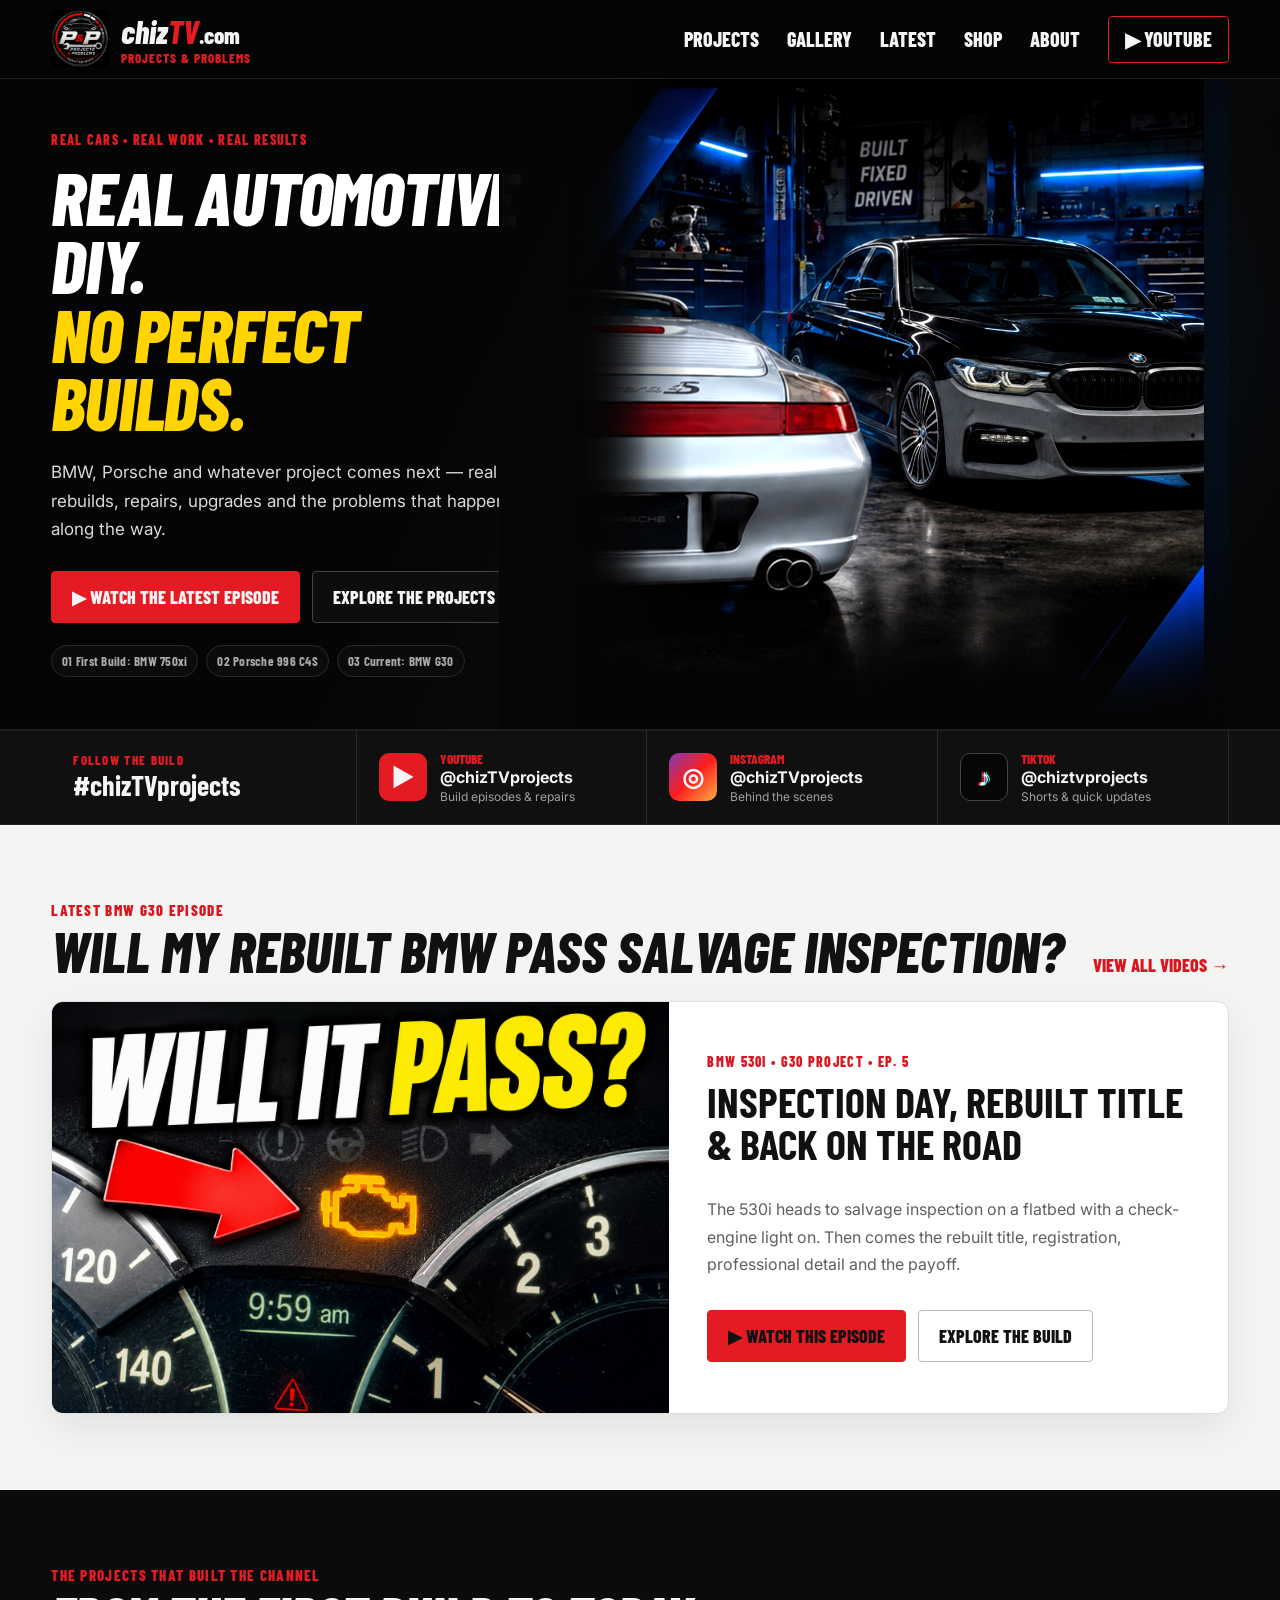
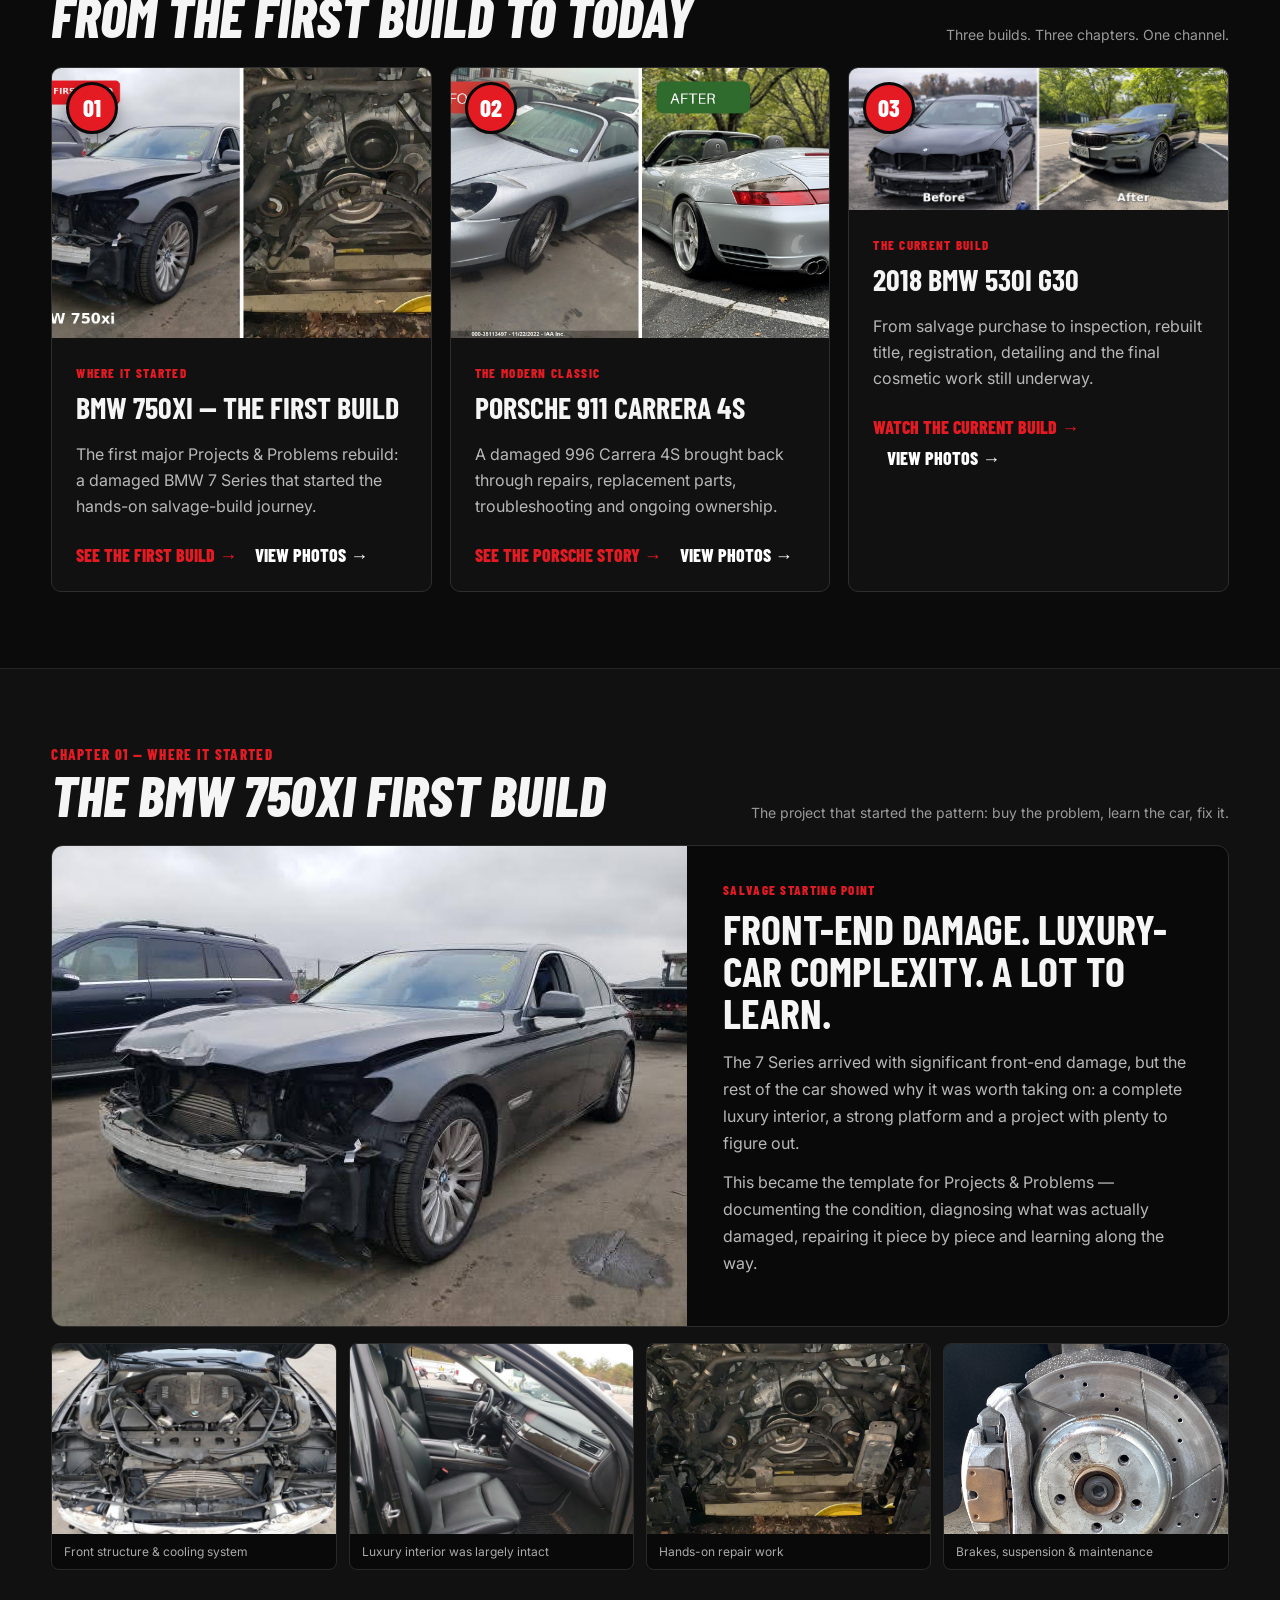
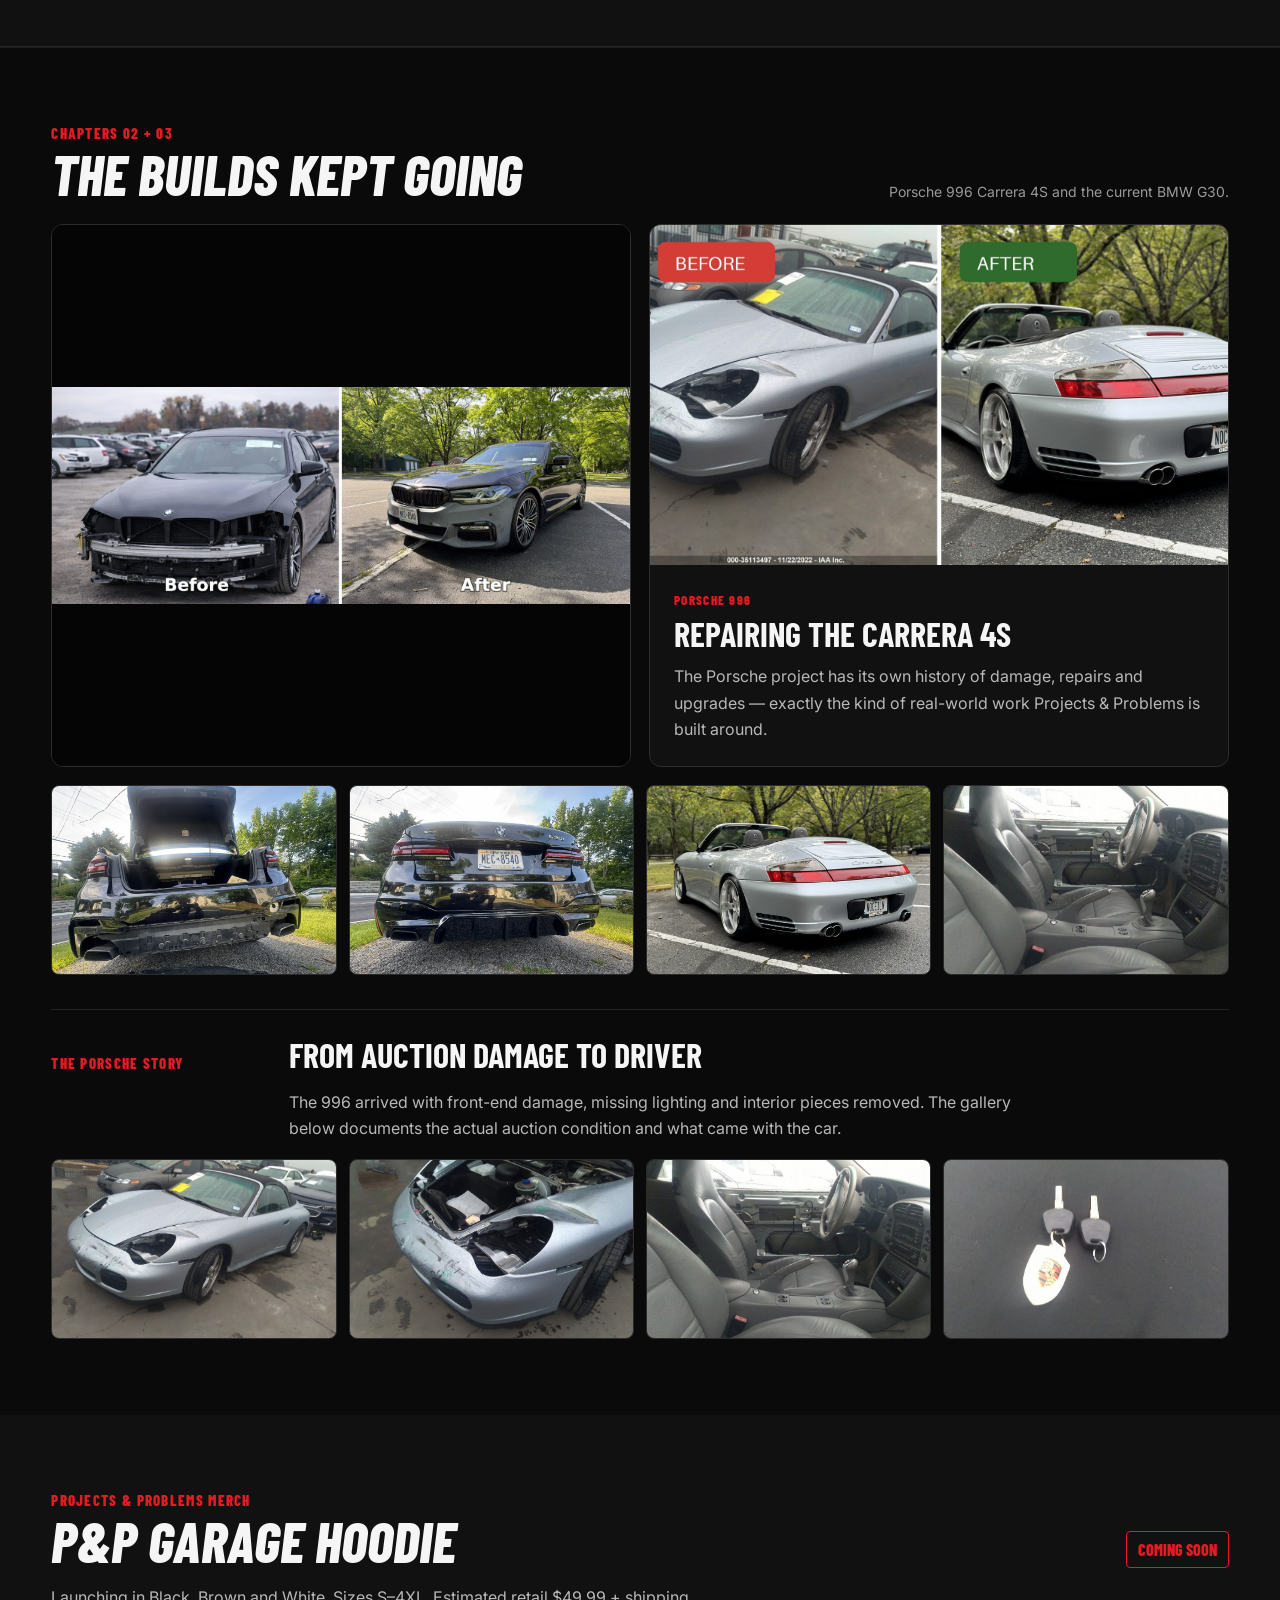
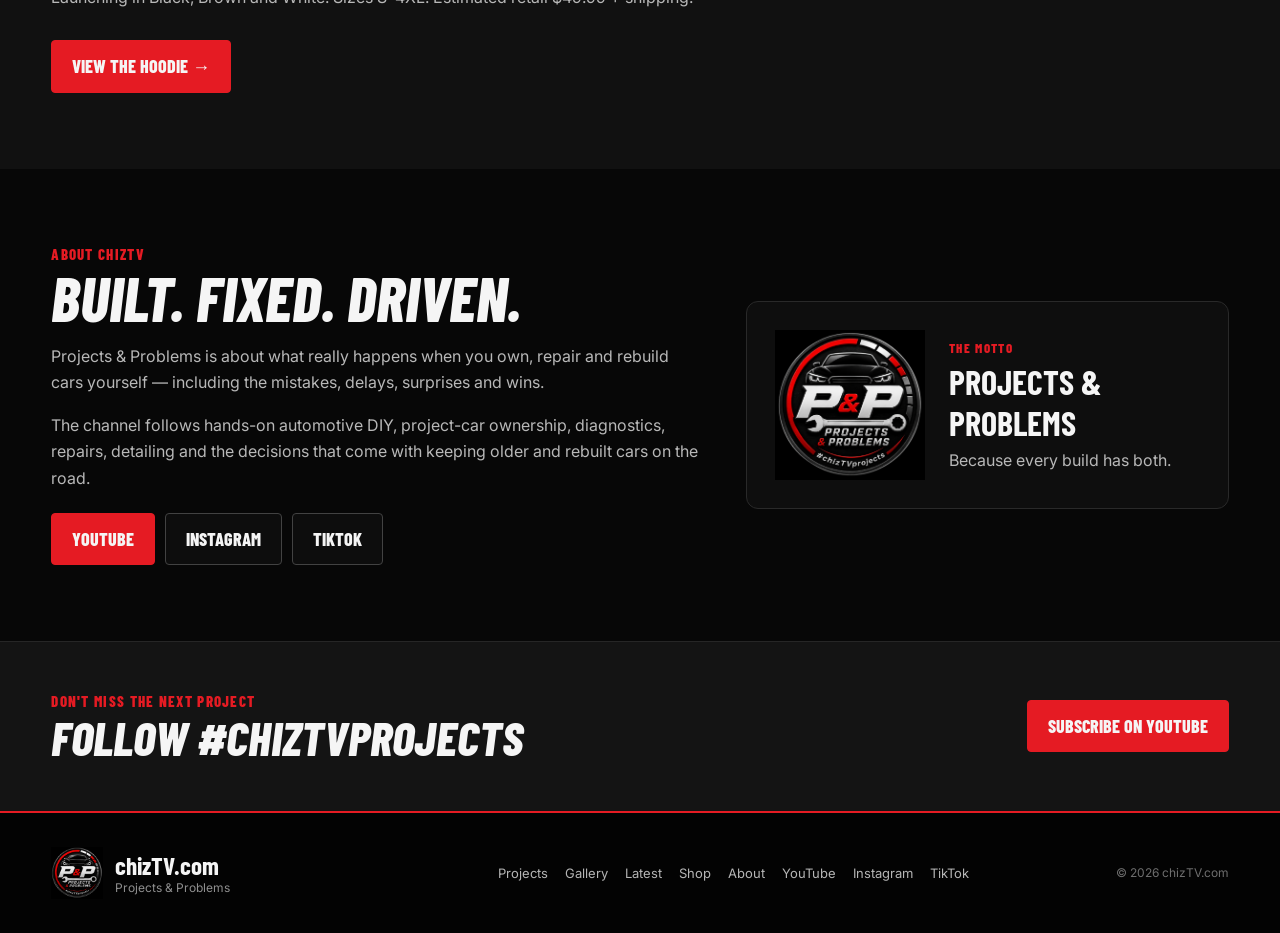
<file: index.html>
<!DOCTYPE html>
<html lang="en">
<head>
  <meta charset="UTF-8" />
  <meta name="viewport" content="width=device-width, initial-scale=1.0" />
  <meta name="description" content="ChizTV Projects & Problems — real automotive DIY, rebuilds, repairs, BMW G30 and Porsche 996 projects." />
  <title>ChizTV | Projects & Problems</title>
  <link rel="preconnect" href="https://fonts.googleapis.com">
  <link rel="preconnect" href="https://fonts.gstatic.com" crossorigin>
  <link href="https://fonts.googleapis.com/css2?family=Barlow+Condensed:ital,wght@0,600;0,700;0,800;1,700;1,800&family=Inter:wght@400;500;600;700&display=swap" rel="stylesheet">
  <link rel="stylesheet" href="styles.css?v=20260904-2" />
</head>
<body>
<header class="site-header">
  <div class="wrap nav-wrap">
    <a class="brand" href="#home" aria-label="ChizTV home">
      <img src="pp-logo.png" alt="Projects & Problems logo">
      <div class="brand-copy">
        <div class="brand-name">chiz<span>TV</span><em>.com</em></div>
        <small>PROJECTS &amp; PROBLEMS</small>
      </div>
    </a>
    <button class="menu-toggle" aria-label="Open navigation" aria-expanded="false">☰</button>
    <nav class="nav">
      <a href="#projects">Projects</a>
      <a href="gallery.html">Gallery</a>
      <a href="#latest">Latest</a>
      <a href="shop.html">Shop</a>
      <a href="#about">About</a>
      <a class="nav-cta" href="https://www.youtube.com/@chizTVprojects" target="_blank" rel="noopener">▶ YouTube</a>
    </nav>
  </div>
</header>

<main>

<section class="hero hero-v10" id="home">
  <div class="hero-v10-bg"></div>
  <div class="wrap hero-v10-grid">
    <div class="hero-v10-copy">
      <div class="eyebrow">REAL CARS • REAL WORK • REAL RESULTS</div>
      <h1>REAL AUTOMOTIVE DIY.<br><span>NO PERFECT BUILDS.</span></h1>
      <p>BMW, Porsche and whatever project comes next — real rebuilds, repairs, upgrades and the problems that happen along the way.</p>

      <div class="hero-actions">
        <a class="btn btn-red" href="https://youtu.be/uM8ZIsT2DYQ?si=s2d3cSIkYEHtfolX" target="_blank" rel="noopener">▶ Watch the Latest Episode</a>
        <a class="btn btn-ghost" href="#projects">Explore the Projects</a>
      </div>

      <div class="hero-proof">
        <span>01 First Build: BMW 750xi</span>
        <span>02 Porsche 996 C4S</span>
        <span>03 Current: BMW G30</span>
      </div>
    </div>

    <div class="hero-v10-visual" aria-label="Porsche and BMW project cars">
      <img src="hero-cars-real-bmw.jpg" alt="Porsche 911 Carrera 4S and Arthur's BMW 530i project car in a blue-lit garage">
    </div>
  </div>
</section>


<section class="social-strip">
  <div class="wrap social-grid">
    <div class="social-title">
      <span class="mini-kicker">FOLLOW THE BUILD</span>
      <strong>#chizTVprojects</strong>
    </div>
    <a href="https://www.youtube.com/@chizTVprojects" target="_blank" rel="noopener" class="social-item youtube">
      <span class="social-icon">▶</span>
      <div><small>YOUTUBE</small><strong>@chizTVprojects</strong><em>Build episodes &amp; repairs</em></div>
    </a>
    <a href="https://www.instagram.com/chizTVprojects/" target="_blank" rel="noopener" class="social-item instagram">
      <span class="social-icon">◎</span>
      <div><small>INSTAGRAM</small><strong>@chizTVprojects</strong><em>Behind the scenes</em></div>
    </a>
    <a href="https://www.tiktok.com/@chiztvprojects" target="_blank" rel="noopener" class="social-item tiktok">
      <span class="social-icon">♪</span>
      <div><small>TIKTOK</small><strong>@chiztvprojects</strong><em>Shorts &amp; quick updates</em></div>
    </a>
  </div>
</section>

<section class="section latest" id="latest">
  <div class="wrap">
    <div class="section-head">
      <div>
        <div class="eyebrow">LATEST BMW G30 EPISODE</div>
        <h2>WILL MY REBUILT BMW PASS SALVAGE INSPECTION?</h2>
      </div>
      <a href="https://www.youtube.com/@chizTVprojects/videos" target="_blank" rel="noopener" class="text-link">VIEW ALL VIDEOS →</a>
    </div>
    <div class="latest-card">
      <div class="latest-thumb">
        <img src="latest-episode-thumb.png" alt="Will it pass salvage inspection video thumbnail">
      </div>
      <div class="latest-copy">
        <span class="tag">BMW 530i • G30 PROJECT • EP. 5</span>
        <h3>Inspection Day, Rebuilt Title &amp; Back on the Road</h3>
        <p>The 530i heads to salvage inspection on a flatbed with a check-engine light on. Then comes the rebuilt title, registration, professional detail and the payoff.</p>
        <div class="latest-actions">
          <a class="btn btn-red" href="https://youtu.be/uM8ZIsT2DYQ?si=s2d3cSIkYEHtfolX" target="_blank" rel="noopener">▶ Watch This Episode</a>
          <a class="btn btn-ghost" href="#projects">Explore the Build</a>
        </div>
      </div>
    </div>
  </div>
</section>

<section class="section section-dark" id="projects">
  <div class="wrap">
    <div class="section-head">
      <div>
        <div class="eyebrow">THE PROJECTS THAT BUILT THE CHANNEL</div>
        <h2>FROM THE FIRST BUILD TO TODAY</h2>
      </div>
      <div class="section-note">Three builds. Three chapters. One channel.</div>
    </div>
    <div class="project-grid project-history-grid">
      <article class="project-card project-history-card">
        <div class="project-number">01</div>
        <div class="project-img"><img src="bmw750-first-build.jpg" alt="BMW 750xi first project"></div>
        <div class="project-body">
          <span class="tag">WHERE IT STARTED</span>
          <h3>BMW 750xi — The First Build</h3>
          <p>The first major Projects &amp; Problems rebuild: a damaged BMW 7 Series that started the hands-on salvage-build journey.</p>
          <a href="#first-build">SEE THE FIRST BUILD →</a>
          <a class="card-gallery-link" href="gallery.html#bmw750">VIEW PHOTOS →</a>
        </div>
      </article>

      <article class="project-card project-history-card">
        <div class="project-number">02</div>
        <div class="project-img"><img src="porsche-before-after-v2.jpg" alt="Porsche 996 Carrera 4S before and after"></div>
        <div class="project-body">
          <span class="tag">THE MODERN CLASSIC</span>
          <h3>Porsche 911 Carrera 4S</h3>
          <p>A damaged 996 Carrera 4S brought back through repairs, replacement parts, troubleshooting and ongoing ownership.</p>
          <a href="#porsche-story">SEE THE PORSCHE STORY →</a>
          <a class="card-gallery-link" href="gallery.html#porsche">VIEW PHOTOS →</a>
        </div>
      </article>

      <article class="project-card project-history-card">
        <div class="project-number">03</div>
        <div class="project-img bmw-comparison"><img src="bmw-before-after-preferred.jpg" alt="2018 BMW 530i G30 rebuild before and after"></div>
        <div class="project-body">
          <span class="tag">THE CURRENT BUILD</span>
          <h3>2018 BMW 530i G30</h3>
          <p>From salvage purchase to inspection, rebuilt title, registration, detailing and the final cosmetic work still underway.</p>
          <a href="#latest">WATCH THE CURRENT BUILD →</a>
          <a class="card-gallery-link" href="gallery.html#bmwg30">VIEW PHOTOS →</a>
        </div>
      </article>
    </div>
  </div>
</section>



<section class="section first-build" id="first-build">
  <div class="wrap">
    <div class="section-head">
      <div>
        <div class="eyebrow">CHAPTER 01 — WHERE IT STARTED</div>
        <h2>THE BMW 750xi FIRST BUILD</h2>
      </div>
      <div class="section-note">The project that started the pattern: buy the problem, learn the car, fix it.</div>
    </div>

    <div class="first-build-feature">
      <div class="first-build-main">
        <img src="bmw750-auction-front.jpg" alt="BMW 750xi damaged at auction">
      </div>
      <div class="first-build-copy">
        <span class="tag">SALVAGE STARTING POINT</span>
        <h3>Front-End Damage. Luxury-Car Complexity. A Lot to Learn.</h3>
        <p>The 7 Series arrived with significant front-end damage, but the rest of the car showed why it was worth taking on: a complete luxury interior, a strong platform and a project with plenty to figure out.</p>
        <p>This became the template for Projects &amp; Problems — documenting the condition, diagnosing what was actually damaged, repairing it piece by piece and learning along the way.</p>
      </div>
    </div>

    <div class="first-build-gallery">
      <figure><img src="bmw750-engine-front.jpg" alt="BMW 750xi exposed front and engine bay"><figcaption>Front structure &amp; cooling system</figcaption></figure>
      <figure><img src="bmw750-interior.jpg" alt="BMW 750xi interior"><figcaption>Luxury interior was largely intact</figcaption></figure>
      <figure><img src="bmw750-front-repair.jpg" alt="BMW 750xi repair work"><figcaption>Hands-on repair work</figcaption></figure>
      <figure><img src="bmw750-brakes.jpg" alt="BMW 750xi brake work"><figcaption>Brakes, suspension &amp; maintenance</figcaption></figure>
    </div>
  </div>
</section>

<section class="section transformations" id="porsche-story">
  <div class="wrap">
    <div class="section-head">
      <div>
        <div class="eyebrow">CHAPTERS 02 + 03</div>
        <h2>THE BUILDS KEPT GOING</h2>
      </div>
      <div class="section-note">Porsche 996 Carrera 4S and the current BMW G30.</div>
    </div>

    <div class="transform-grid">
      <article class="transform-card">
        <img class="bmw-comparison" src="bmw-before-after-preferred.jpg" alt="BMW 530i before and after rebuild">
        <div class="transform-copy">
          <span class="tag">BMW G30 REBUILD</span>
          <h3>From Salvage Car to Road Ready</h3>
          <p>The 2018 BMW 530i started as a damaged auction car and became a registered, road-ready project through hands-on repairs, inspection and finishing work.</p>
        </div>
      </article>

      <article class="transform-card">
        <img src="porsche-before-after-v2.jpg" alt="Porsche 996 before and after repair">
        <div class="transform-copy">
          <span class="tag">PORSCHE 996</span>
          <h3>Repairing the Carrera 4S</h3>
          <p>The Porsche project has its own history of damage, repairs and upgrades — exactly the kind of real-world work Projects &amp; Problems is built around.</p>
        </div>
      </article>
    </div>

    <div class="real-photo-grid">
      <img src="bmw-rear-work.jpg" alt="BMW 530i rear bumper repair in progress">
      <img src="bmw-rear-finished.jpg" alt="BMW 530i finished rear bumper and diffuser">
      <img src="porsche-finished.jpg" alt="Porsche 996 Carrera 4S finished project">
      <img src="porsche-interior.jpg" alt="Porsche 996 interior">
    </div>
    
    <div class="provenance">
      <div class="provenance-copy">
        <div class="eyebrow">THE PORSCHE STORY</div>
        <h3>From Auction Damage to Driver</h3>
        <p>The 996 arrived with front-end damage, missing lighting and interior pieces removed. The gallery below documents the actual auction condition and what came with the car.</p>
      </div>
      <div class="provenance-grid">
        <img src="porsche-salvage_front.jpg" alt="Porsche 996 at salvage auction">
        <img src="porsche-damage_close.jpg" alt="Porsche 996 front damage close-up">
        <img src="porsche-interior.jpg" alt="Porsche 996 interior at auction">
        <img src="porsche-keys.jpg" alt="Porsche keys from auction">
      </div>
    </div>

  </div>
</section>

<section class="section shop" id="shop">
  <div class="wrap">
    <div class="section-head">
      <div><div class="eyebrow">PROJECTS &amp; PROBLEMS MERCH</div><h2>P&amp;P GARAGE HOODIE</h2></div>
      <span class="coming">COMING SOON</span>
    </div>
    <p class="section-intro">Launching in Black, Brown and White. Sizes S–4XL. Estimated retail $49.99 + shipping.</p>
    <div style="margin-top:22px"><a class="btn btn-red" href="shop.html">VIEW THE HOODIE →</a></div>
  </div>
</section>

<section class="section about" id="about">
  <div class="wrap about-grid">
    <div class="about-copy">
      <div class="eyebrow">ABOUT CHIZTV</div>
      <h2>BUILT. FIXED. DRIVEN.</h2>
      <p>Projects &amp; Problems is about what really happens when you own, repair and rebuild cars yourself — including the mistakes, delays, surprises and wins.</p>
      <p>The channel follows hands-on automotive DIY, project-car ownership, diagnostics, repairs, detailing and the decisions that come with keeping older and rebuilt cars on the road.</p>
      <div class="about-actions">
        <a class="btn btn-red" href="https://www.youtube.com/@chizTVprojects" target="_blank" rel="noopener">YouTube</a>
        <a class="btn btn-ghost" href="https://www.instagram.com/chizTVprojects/" target="_blank" rel="noopener">Instagram</a>
        <a class="btn btn-ghost" href="https://www.tiktok.com/@chiztvprojects" target="_blank" rel="noopener">TikTok</a>
      </div>
    </div>
    <div class="about-card">
      <img src="pp-logo.png" alt="Projects & Problems badge">
      <div>
        <span class="mini-kicker">THE MOTTO</span>
        <strong>PROJECTS &amp; PROBLEMS</strong>
        <p>Because every build has both.</p>
      </div>
    </div>
  </div>
</section>

<section class="cta">
  <div class="wrap cta-inner">
    <div>
      <div class="eyebrow">DON'T MISS THE NEXT PROJECT</div>
      <h2>FOLLOW #CHIZTVPROJECTS</h2>
    </div>
    <a class="btn btn-red" href="https://www.youtube.com/@chizTVprojects?sub_confirmation=1" target="_blank" rel="noopener">Subscribe on YouTube</a>
  </div>
</section>
</main>

<footer>
  <div class="wrap footer-grid">
    <div class="footer-brand">
      <img src="pp-logo.png" alt="">
      <div><strong>chizTV.com</strong><span>Projects &amp; Problems</span></div>
    </div>
    <div class="footer-links">
      <a href="#projects">Projects</a>
      <a href="gallery.html">Gallery</a>
      <a href="#latest">Latest</a>
      <a href="#shop">Shop</a>
      <a href="#about">About</a>
      <a href="https://www.youtube.com/@chizTVprojects" target="_blank" rel="noopener">YouTube</a>
      <a href="https://www.instagram.com/chizTVprojects/" target="_blank" rel="noopener">Instagram</a>
      <a href="https://www.tiktok.com/@chiztvprojects" target="_blank" rel="noopener">TikTok</a>
    </div>
    <div class="copyright">© <span id="year"></span> chizTV.com</div>
  </div>
</footer>
<script src="script.js"></script>
</body>
</html>
</file>
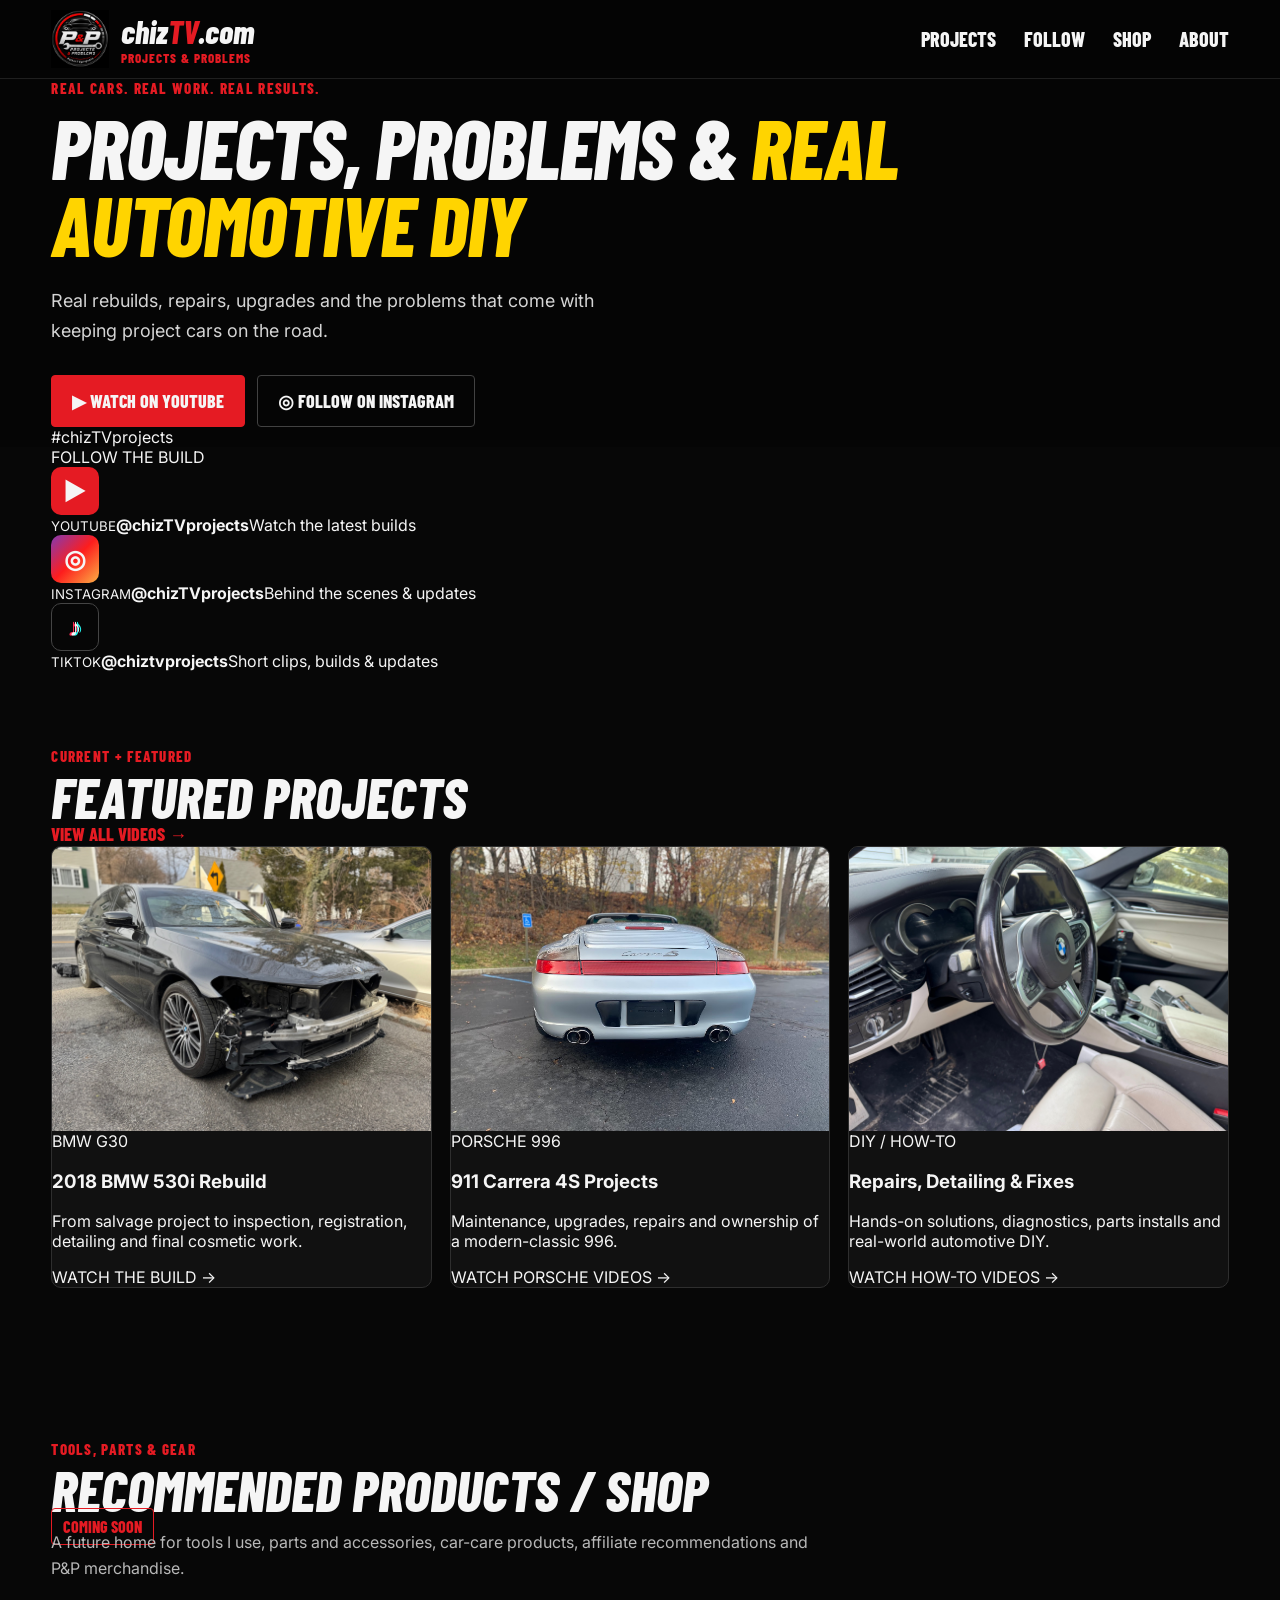
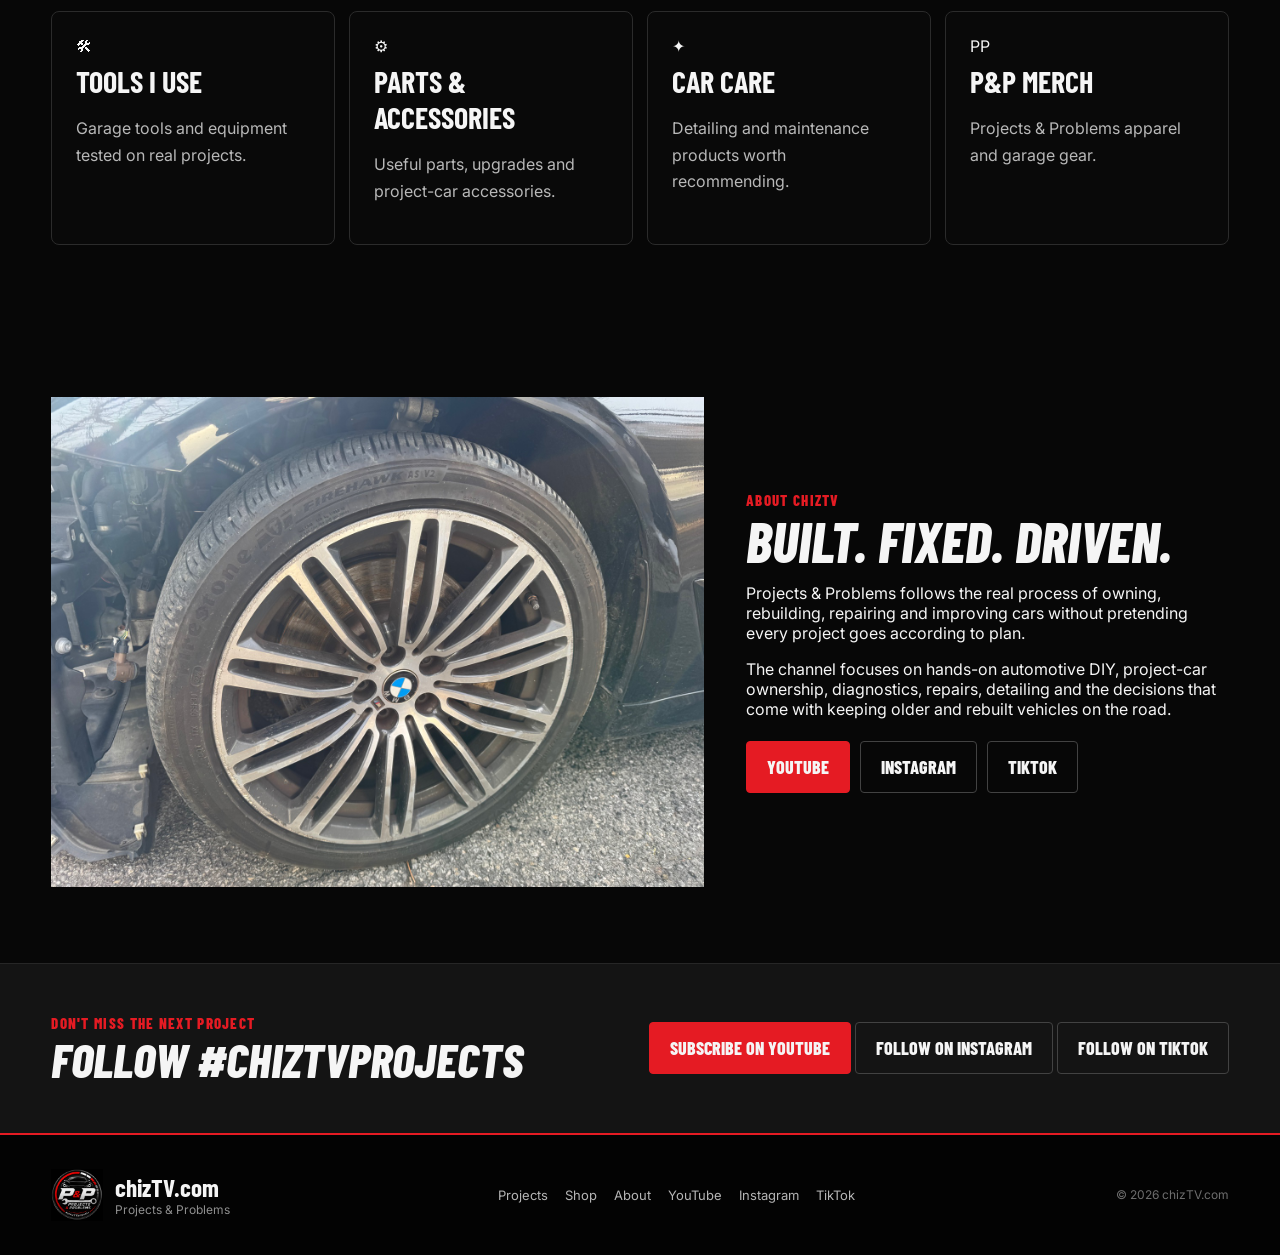
<file: index (1).html>
<!DOCTYPE html>
<html lang="en">
<head>
  <meta charset="UTF-8" />
  <meta name="viewport" content="width=device-width, initial-scale=1.0" />
  <meta name="description" content="ChizTV Projects & Problems — real automotive DIY, rebuilds, repairs, BMW G30 and Porsche 996 projects." />
  <title>ChizTV | Projects & Problems</title>
  <link rel="preconnect" href="https://fonts.googleapis.com">
  <link rel="preconnect" href="https://fonts.gstatic.com" crossorigin>
  <link href="https://fonts.googleapis.com/css2?family=Barlow+Condensed:ital,wght@0,600;0,700;0,800;1,700&family=Inter:wght@400;500;600;700&display=swap" rel="stylesheet">
  <link rel="stylesheet" href="styles.css" />
</head>
<body>
  <header class="site-header">
    <div class="wrap nav-wrap">
      <a class="brand" href="#home" aria-label="ChizTV home">
        <img src="pp-logo.png" alt="Projects & Problems logo" />
        <div>
          <span class="brand-name">chiz<span>TV</span>.com</span>
          <small>PROJECTS &amp; PROBLEMS</small>
        </div>
      </a>
      <button class="menu-toggle" aria-label="Open navigation" aria-expanded="false">☰</button>
      <nav class="nav">
        <a href="#projects">Projects</a>
        <a href="#follow">Follow</a>
        <a href="#shop">Shop</a>
        <a href="#about">About</a>
      </nav>
    </div>
  </header>

  <main>
    <section class="hero" id="home">
      <div class="hero-bg"></div>
      <div class="hero-overlay"></div>
      <div class="wrap hero-content">
        <div class="eyebrow">REAL CARS. REAL WORK. REAL RESULTS.</div>
        <h1>Projects, Problems &amp; <span>Real Automotive DIY</span></h1>
        <p>Real rebuilds, repairs, upgrades and the problems that come with keeping project cars on the road.</p>
        <div class="hero-actions">
          <a class="btn btn-red" href="https://www.youtube.com/@chizTVprojects" target="_blank" rel="noopener">▶ Watch on YouTube</a>
          <a class="btn btn-dark" href="https://www.instagram.com/chizTVprojects/" target="_blank" rel="noopener">◎ Follow on Instagram</a>
        </div>
        <div class="handle">#chizTVprojects</div>
      </div>
    </section>

    <section class="follow-strip" id="follow">
      <div class="wrap follow-grid">
        <div class="follow-title">FOLLOW THE BUILD</div>
        <a class="social-card youtube" href="https://www.youtube.com/@chizTVprojects" target="_blank" rel="noopener">
          <div class="social-icon">▶</div>
          <div><small>YOUTUBE</small><strong>@chizTVprojects</strong><span>Watch the latest builds</span></div>
        </a>
        <a class="social-card instagram" href="https://www.instagram.com/chizTVprojects/" target="_blank" rel="noopener">
          <div class="social-icon">◎</div>
          <div><small>INSTAGRAM</small><strong>@chizTVprojects</strong><span>Behind the scenes &amp; updates</span></div>
        </a>
        <a class="social-card tiktok" href="https://www.tiktok.com/@chiztvprojects" target="_blank" rel="noopener">
          <div class="social-icon">♪</div>
          <div><small>TIKTOK</small><strong>@chiztvprojects</strong><span>Short clips, builds &amp; updates</span></div>
        </a>
      </div>
    </section>

    <section class="section" id="projects">
      <div class="wrap">
        <div class="section-heading">
          <div>
            <div class="eyebrow">CURRENT + FEATURED</div>
            <h2>Featured Projects</h2>
          </div>
          <a class="text-link" href="https://www.youtube.com/@chizTVprojects/videos" target="_blank" rel="noopener">VIEW ALL VIDEOS →</a>
        </div>

        <div class="project-grid">
          <article class="project-card">
            <img src="bmw-project.jpg" alt="BMW G30 rebuild project" />
            <div class="card-body">
              <div class="card-kicker">BMW G30</div>
              <h3>2018 BMW 530i Rebuild</h3>
              <p>From salvage project to inspection, registration, detailing and final cosmetic work.</p>
              <a href="https://www.youtube.com/@chizTVprojects/videos" target="_blank" rel="noopener">WATCH THE BUILD →</a>
            </div>
          </article>

          <article class="project-card">
            <img src="porsche-project.jpg" alt="Porsche 996 Carrera 4S project" />
            <div class="card-body">
              <div class="card-kicker">PORSCHE 996</div>
              <h3>911 Carrera 4S Projects</h3>
              <p>Maintenance, upgrades, repairs and ownership of a modern-classic 996.</p>
              <a href="https://www.youtube.com/@chizTVprojects/videos" target="_blank" rel="noopener">WATCH PORSCHE VIDEOS →</a>
            </div>
          </article>

          <article class="project-card">
            <img src="bmw-interior.jpg" alt="BMW interior repair and detailing" />
            <div class="card-body">
              <div class="card-kicker">DIY / HOW-TO</div>
              <h3>Repairs, Detailing &amp; Fixes</h3>
              <p>Hands-on solutions, diagnostics, parts installs and real-world automotive DIY.</p>
              <a href="https://www.youtube.com/@chizTVprojects/videos" target="_blank" rel="noopener">WATCH HOW-TO VIDEOS →</a>
            </div>
          </article>
        </div>
      </div>
    </section>

    <section class="section shop-section" id="shop">
      <div class="wrap">
        <div class="section-heading">
          <div>
            <div class="eyebrow">TOOLS, PARTS &amp; GEAR</div>
            <h2>Recommended Products / Shop</h2>
          </div>
          <span class="coming">COMING SOON</span>
        </div>
        <p class="section-intro">A future home for tools I use, parts and accessories, car-care products, affiliate recommendations and P&amp;P merchandise.</p>
        <div class="shop-grid">
          <div class="shop-card"><span>🛠</span><h3>Tools I Use</h3><p>Garage tools and equipment tested on real projects.</p></div>
          <div class="shop-card"><span>⚙</span><h3>Parts &amp; Accessories</h3><p>Useful parts, upgrades and project-car accessories.</p></div>
          <div class="shop-card"><span>✦</span><h3>Car Care</h3><p>Detailing and maintenance products worth recommending.</p></div>
          <div class="shop-card"><span>PP</span><h3>P&amp;P Merch</h3><p>Projects &amp; Problems apparel and garage gear.</p></div>
        </div>
      </div>
    </section>

    <section class="section about-section" id="about">
      <div class="wrap about-grid">
        <div class="about-image">
          <img src="bmw-wheel.jpg" alt="BMW project wheel detail" />
        </div>
        <div>
          <div class="eyebrow">ABOUT CHIZTV</div>
          <h2>Built. Fixed. Driven.</h2>
          <p>Projects &amp; Problems follows the real process of owning, rebuilding, repairing and improving cars without pretending every project goes according to plan.</p>
          <p>The channel focuses on hands-on automotive DIY, project-car ownership, diagnostics, repairs, detailing and the decisions that come with keeping older and rebuilt vehicles on the road.</p>
          <div class="about-actions">
            <a class="btn btn-red" href="https://www.youtube.com/@chizTVprojects" target="_blank" rel="noopener">YouTube</a>
            <a class="btn btn-dark" href="https://www.instagram.com/chizTVprojects/" target="_blank" rel="noopener">Instagram</a>
            <a class="btn btn-dark" href="https://www.tiktok.com/@chiztvprojects" target="_blank" rel="noopener">TikTok</a>
          </div>
        </div>
      </div>
    </section>

    <section class="cta">
      <div class="wrap cta-inner">
        <div>
          <div class="eyebrow">DON'T MISS THE NEXT PROJECT</div>
          <h2>Follow #chizTVprojects</h2>
        </div>
        <div class="cta-actions">
          <a class="btn btn-red" href="https://www.youtube.com/@chizTVprojects?sub_confirmation=1" target="_blank" rel="noopener">Subscribe on YouTube</a>
          <a class="btn btn-dark" href="https://www.instagram.com/chizTVprojects/" target="_blank" rel="noopener">Follow on Instagram</a>
          <a class="btn btn-dark" href="https://www.tiktok.com/@chiztvprojects" target="_blank" rel="noopener">Follow on TikTok</a>
        </div>
      </div>
    </section>
  </main>

  <footer>
    <div class="wrap footer-grid">
      <div class="footer-brand">
        <img src="pp-logo.png" alt="" />
        <div><strong>chizTV.com</strong><span>Projects &amp; Problems</span></div>
      </div>
      <div class="footer-links">
        <a href="#projects">Projects</a>
        <a href="#shop">Shop</a>
        <a href="#about">About</a>
        <a href="https://www.youtube.com/@chizTVprojects" target="_blank" rel="noopener">YouTube</a>
        <a href="https://www.instagram.com/chizTVprojects/" target="_blank" rel="noopener">Instagram</a>
        <a href="https://www.tiktok.com/@chiztvprojects" target="_blank" rel="noopener">TikTok</a>
      </div>
      <div class="copyright">© <span id="year"></span> chizTV.com</div>
    </div>
  </footer>

  <script src="script.js"></script>
</body>
</html>
</file>
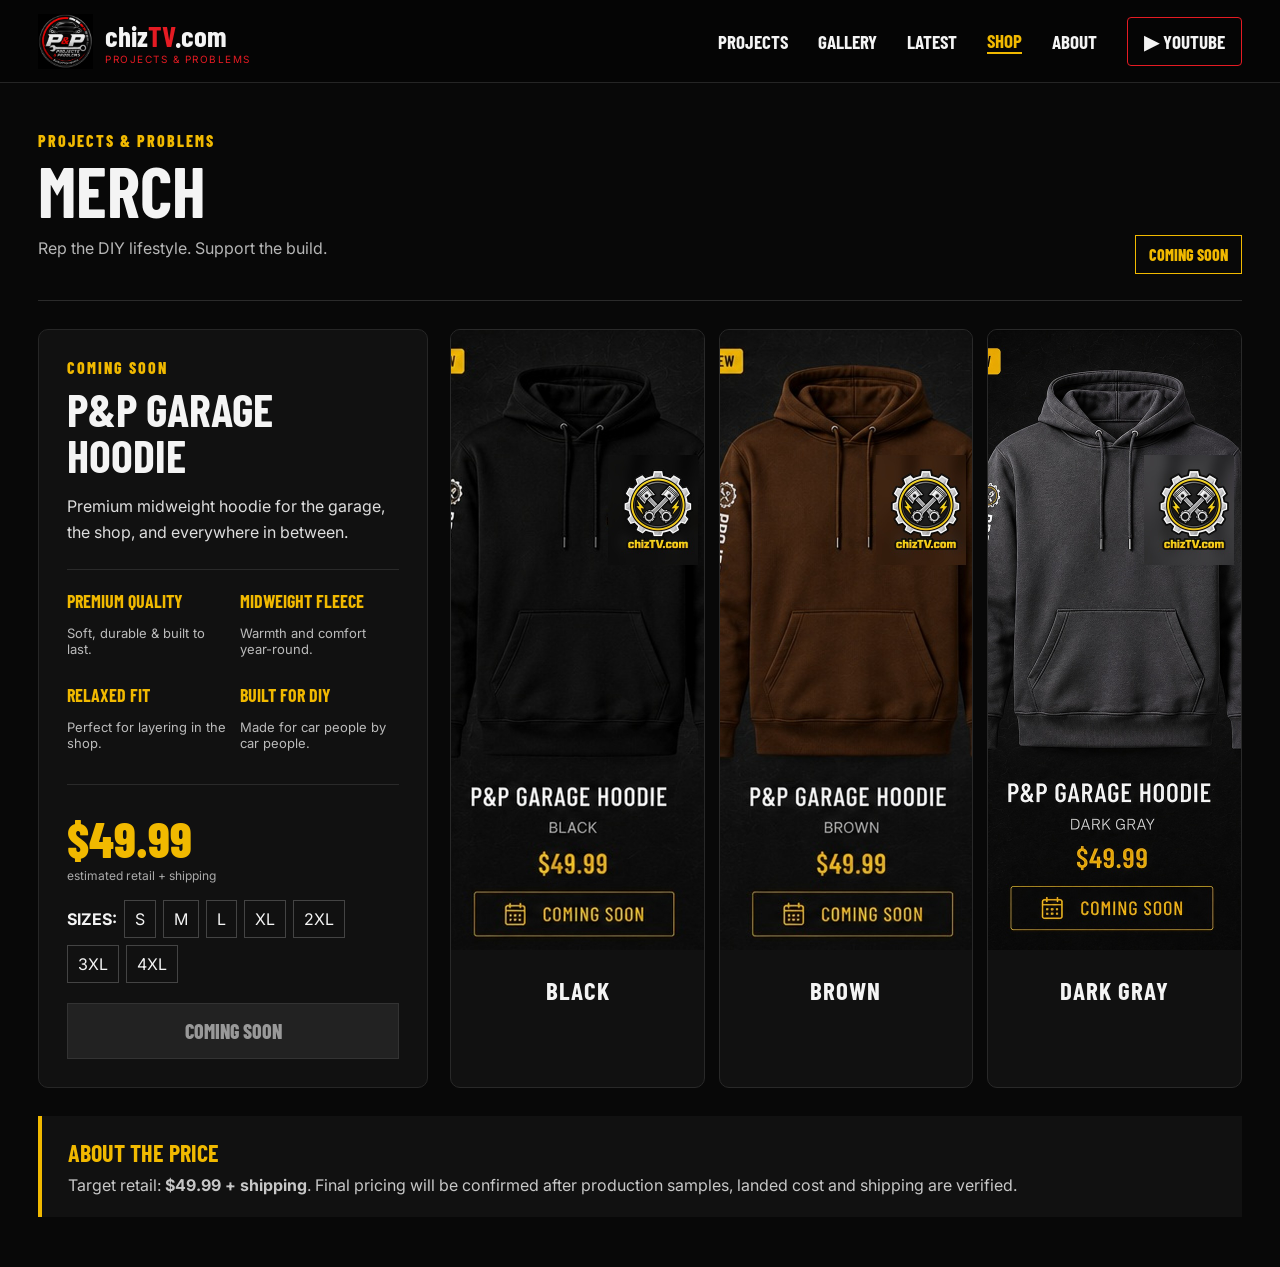
<file: shop.html>
<!doctype html>
<html lang="en">
<head>
<meta charset="utf-8"><meta name="viewport" content="width=device-width,initial-scale=1">
<title>P&P Garage Hoodie | ChizTV</title>
<meta name="description" content="Projects & Problems P&P Garage Hoodie — coming soon in black, brown and dark gray.">
<link rel="preconnect" href="https://fonts.googleapis.com">
<link rel="preconnect" href="https://fonts.gstatic.com" crossorigin>
<link href="https://fonts.googleapis.com/css2?family=Barlow+Condensed:wght@600;700;800&family=Inter:wght@400;500;600;700&display=swap" rel="stylesheet">
<link rel="stylesheet" href="shop.css">
</head>
<body>
<header><div class="wrap nav"><a class="brand" href="index.html"><img src="pp-logo.png" alt="Projects & Problems"><div><b>chiz<span>TV</span>.com</b><small>PROJECTS &amp; PROBLEMS</small></div></a><nav><a href="index.html#projects">PROJECTS</a><a href="gallery.html">GALLERY</a><a href="index.html#latest">LATEST</a><a class="active" href="shop.html">SHOP</a><a href="index.html#about">ABOUT</a><a class="yt" href="https://www.youtube.com/@chizTVprojects" target="_blank">▶ YOUTUBE</a></nav></div></header>
<main class="wrap">
<section class="intro"><div><span>PROJECTS &amp; PROBLEMS</span><h1>MERCH</h1><p>Rep the DIY lifestyle. Support the build.</p></div><div class="soon">COMING SOON</div></section>
<section class="product-layout">
<div class="copy-panel"><span class="kicker">COMING SOON</span><h2>P&amp;P GARAGE HOODIE</h2><p class="lead">Premium midweight hoodie for the garage, the shop, and everywhere in between.</p><div class="features"><div><b>PREMIUM QUALITY</b><p>Soft, durable &amp; built to last.</p></div><div><b>MIDWEIGHT FLEECE</b><p>Warmth and comfort year-round.</p></div><div><b>RELAXED FIT</b><p>Perfect for layering in the shop.</p></div><div><b>BUILT FOR DIY</b><p>Made for car people by car people.</p></div></div><div class="price">$49.99 <small>estimated retail + shipping</small></div><div class="sizes"><b>SIZES:</b><span>S</span><span>M</span><span>L</span><span>XL</span><span>2XL</span><span>3XL</span><span>4XL</span></div><button disabled>COMING SOON</button></div>
<div class="cards">
<article><img src="hoodie-black-approved.jpg" alt="Black P&P Garage Hoodie"><h3>BLACK</h3></article>
<article><img src="hoodie-brown-approved.jpg" alt="Brown P&P Garage Hoodie"><h3>BROWN</h3></article>
<article><img src="hoodie-dark-gray-approved.jpg" alt="Dark Gray P&P Garage Hoodie"><h3>DARK GRAY</h3></article>
</div>
</section>
<section class="note"><h3>ABOUT THE PRICE</h3><p>Target retail: <strong>$49.99 + shipping</strong>. Final pricing will be confirmed after production samples, landed cost and shipping are verified.</p></section>
</main>
</body></html>
</file>
<file: styles.css>
*{box-sizing:border-box}html{scroll-behavior:smooth}body{margin:0;background:#070707;color:#f5f5f5;font-family:Inter,Arial,sans-serif}a{color:inherit;text-decoration:none}img{display:block;max-width:100%}.wrap{width:min(1220px,92%);margin:auto}.site-header{position:sticky;top:0;z-index:100;background:rgba(5,5,5,.94);backdrop-filter:blur(12px);border-bottom:1px solid #1f1f1f}.nav-wrap{height:78px;display:flex;align-items:center;justify-content:space-between}.brand{display:flex;gap:12px;align-items:center}.brand img{width:58px;height:58px;object-fit:contain}.brand-name{font-family:"Barlow Condensed";font-size:32px;font-style:italic;font-weight:800}.brand-name span{color:#e51b23}.brand-name em{font-style:normal;font-size:.72em}.brand small{display:block;color:#e51b23;font-family:"Barlow Condensed";font-size:13px;font-weight:800;letter-spacing:1px}.nav{display:flex;gap:28px;align-items:center;font-family:"Barlow Condensed";font-size:20px;font-weight:800;text-transform:uppercase}.nav a{transition:.18s}.nav a:hover{color:#e51b23}.nav-cta{border:1px solid #e51b23;padding:10px 16px;border-radius:4px}.menu-toggle{display:none;background:none;border:0;color:white;font-size:28px}.eyebrow,.mini-kicker,.tag{font-family:"Barlow Condensed";font-weight:800;letter-spacing:1.3px;text-transform:uppercase}.eyebrow{color:#e51b23;font-size:15px}.hero{background:#050505;overflow:hidden}.hero-grid{min-height:650px;display:grid;grid-template-columns:.9fr 1.1fr;align-items:center;gap:30px}.hero-copy{padding:56px 0}.hero h1{font-family:"Barlow Condensed";font-style:italic;font-weight:800;font-size:clamp(58px,6.5vw,92px);line-height:.93;letter-spacing:-1.3px;margin:12px 0 22px;text-transform:uppercase}.hero h1 span{color:#ffd400}.hero p{font-size:18px;color:#d5d5d5;line-height:1.7;max-width:560px;margin:0 0 28px}.hero-actions{display:flex;gap:12px;flex-wrap:wrap}.btn{display:inline-flex;align-items:center;justify-content:center;padding:14px 20px;border-radius:4px;font-family:"Barlow Condensed";font-size:18px;font-weight:800;text-transform:uppercase;border:1px solid #424242;transition:.18s}.btn-red{background:#e51b23;border-color:#e51b23}.btn-red:hover{background:#ff2730;transform:translateY(-1px)}.btn-ghost{background:#0d0d0d}.btn-ghost:hover{border-color:#e51b23}.hero-pills{display:flex;gap:10px;flex-wrap:wrap;margin-top:26px}.hero-pills span{background:#0c0c0c;border:1px solid #272727;border-left:3px solid #e51b23;border-radius:999px;padding:9px 13px;font-family:"Barlow Condensed";font-weight:700;font-size:16px}.hero-art{height:100%;display:flex;align-items:center;justify-content:flex-end;position:relative}.hero-art:before{content:"";position:absolute;left:-60px;top:8%;bottom:8%;width:140px;background:linear-gradient(90deg,#050505 0%,rgba(5,5,5,.86) 32%,rgba(5,5,5,0) 100%);z-index:2;pointer-events:none}.hero-art img{width:100%;max-width:900px;object-fit:cover;filter:brightness(1.06) contrast(1.04)}.social-strip{background:#101010;border-top:1px solid #222;border-bottom:1px solid #222}.social-grid{display:grid;grid-template-columns:1.05fr repeat(3,1fr)}.social-title,.social-item{padding:24px 22px;border-right:1px solid #292929}.social-title{display:flex;flex-direction:column;justify-content:center}.social-title .mini-kicker{color:#e51b23;font-size:13px}.social-title strong{font-family:"Barlow Condensed";font-size:28px}.social-item{display:flex;gap:13px;align-items:center;transition:.18s}.social-item:hover{background:#171717}.social-icon{width:48px;height:48px;border-radius:10px;display:grid;place-items:center;font-size:25px;font-weight:800;flex:0 0 auto}.youtube .social-icon{background:#e51b23}.instagram .social-icon{background:linear-gradient(135deg,#833ab4,#fd1d1d,#fcb045)}.tiktok .social-icon{background:#060606;border:1px solid #444;text-shadow:2px 0 #25f4ee,-2px 0 #fe2c55}.social-item small{display:block;color:#e51b23;font-family:"Barlow Condensed";font-weight:800}.social-item strong{display:block;font-size:16px}.social-item em{display:block;color:#9f9f9f;font-style:normal;font-size:12px;margin-top:2px}.section{padding:84px 0}.section-dark{background:#0b0b0b}.section-head{display:flex;align-items:end;justify-content:space-between;gap:24px;margin-bottom:28px}.section h2,.cta h2{font-family:"Barlow Condensed";font-style:italic;font-weight:800;text-transform:uppercase;line-height:.95;margin:5px 0 0}.section h2{font-size:56px}.section-note{color:#9a9a9a;font-size:14px}.text-link{color:#e51b23;font-family:"Barlow Condensed";font-size:18px;font-weight:800}.latest{background:#f4f4f2;color:#111}.latest .eyebrow{color:#d9161f}.latest .text-link{color:#d9161f}.latest-card{display:grid;grid-template-columns:1.05fr .95fr;background:white;border:1px solid #dedede;border-radius:12px;overflow:hidden;box-shadow:0 14px 40px rgba(0,0,0,.08)}.latest-thumb{background:#111;min-height:360px}.latest-thumb img{width:100%;height:100%;object-fit:cover}.latest-copy{padding:38px;display:flex;flex-direction:column;justify-content:center}.latest-copy .tag{color:#d9161f;font-size:14px}.latest-copy h3{font-family:"Barlow Condensed";font-size:42px;line-height:1;margin:10px 0 16px;text-transform:uppercase}.latest-copy p{color:#5f5f5f;line-height:1.7;font-size:16px}.latest-actions{display:flex;gap:12px;flex-wrap:wrap;margin-top:16px}.latest .btn-ghost{background:#fff;border-color:#bbb;color:#111}.project-grid{display:grid;grid-template-columns:repeat(3,1fr);gap:18px}.project-card{background:#111;border:1px solid #2e2e2e;border-radius:10px;overflow:hidden;transition:.2s}.project-card:hover{transform:translateY(-5px);border-color:#555;box-shadow:0 18px 45px rgba(0,0,0,.35)}.project-img{height:250px;overflow:hidden;background:#050505}.project-img img{width:100%;height:100%;object-fit:cover;transition:.25s}.project-card:hover .project-img img{transform:scale(1.025)}.project-body{padding:24px}.project-body .tag{color:#e51b23;font-size:13px}.project-body h3,.shop-card h3{font-family:"Barlow Condensed";font-size:30px;text-transform:uppercase;margin:7px 0 10px}.project-body p,.shop-card p,.about p,.section-intro{color:#b8b8b8;line-height:1.65}.project-body a{display:inline-block;margin-top:8px;color:#e51b23;font-family:"Barlow Condensed";font-size:18px;font-weight:800}.shop{background:#111}.coming{border:1px solid #e51b23;color:#e51b23;border-radius:4px;padding:8px 11px;font-family:"Barlow Condensed";font-weight:800}.section-intro{max-width:760px;margin:-8px 0 30px}.shop-grid{display:grid;grid-template-columns:repeat(4,1fr);gap:14px}.shop-card{background:#090909;border:1px solid #2b2b2b;padding:24px;min-height:200px;border-radius:8px;transition:.18s}.shop-card:hover{border-color:#e51b23;transform:translateY(-3px)}.shop-icon{width:45px;height:45px;display:grid;place-items:center;border:1px solid #e51b23;color:#e51b23;font-weight:800;border-radius:6px}.about{background:#070707}.about-grid{display:grid;grid-template-columns:1.15fr .85fr;gap:42px;align-items:center}.about h2{font-size:62px}.about-copy p{max-width:760px}.about-actions{display:flex;gap:10px;flex-wrap:wrap;margin-top:22px}.about-card{background:#0e0e0e;border:1px solid #292929;border-radius:12px;padding:28px;display:flex;align-items:center;gap:24px}.about-card img{width:150px}.about-card .mini-kicker{color:#e51b23;font-size:13px}.about-card strong{display:block;font-family:"Barlow Condensed";font-size:34px;margin:4px 0}.about-card p{margin:0}.cta{padding:50px 0;background:#141414;border-top:1px solid #262626}.cta-inner{display:flex;justify-content:space-between;align-items:center;gap:28px}.cta h2{font-size:48px}footer{background:#030303;border-top:2px solid #e51b23;padding:34px 0}.footer-grid{display:grid;grid-template-columns:1fr 1.4fr auto;gap:22px;align-items:center}.footer-brand{display:flex;align-items:center;gap:12px}.footer-brand img{width:52px}.footer-brand strong{font-family:"Barlow Condensed";font-size:25px}.footer-brand span{display:block;color:#8f8f8f;font-size:12px}.footer-links{display:flex;gap:17px;flex-wrap:wrap;color:#b5b5b5;font-size:13px}.footer-links a:hover{color:#e51b23}.copyright{color:#6e6e6e;font-size:12px}@media(max-width:1000px){.nav{display:none;position:absolute;left:0;right:0;top:78px;background:#080808;padding:22px 4%;flex-direction:column;align-items:flex-start;border-bottom:1px solid #333}.nav.open{display:flex}.menu-toggle{display:block}.hero-grid{grid-template-columns:1fr;min-height:auto}.hero-copy{padding:46px 0 16px}.hero-art{justify-content:center}.hero-art:before{display:none}.hero-art img{max-width:100%}.social-grid{grid-template-columns:1fr 1fr}.social-title{grid-column:1/-1;border-bottom:1px solid #292929}.latest-card{grid-template-columns:1fr}.project-grid{grid-template-columns:1fr}.shop-grid{grid-template-columns:1fr 1fr}.about-grid{grid-template-columns:1fr}.footer-grid{grid-template-columns:1fr}.cta-inner{align-items:flex-start;flex-direction:column}}@media(max-width:620px){.hero h1{font-size:50px}.hero-copy{padding-top:34px}.hero-pills{display:grid}.social-grid{grid-template-columns:1fr}.social-item{border-bottom:1px solid #292929}.section{padding:60px 0}.section-head{flex-direction:column;align-items:flex-start}.section h2{font-size:44px}.latest-copy{padding:25px}.latest-copy h3{font-size:34px}.shop-grid{grid-template-columns:1fr}.about h2{font-size:46px}.about-card{flex-direction:column;align-items:flex-start}.cta h2{font-size:40px}.btn{width:100%}}
/* ===== Homepage v7: authentic project imagery ===== */
.transformations{background:#0a0a0a;border-top:1px solid #1e1e1e}
.transform-grid{display:grid;grid-template-columns:1fr 1fr;gap:18px}
.transform-card{background:#111;border:1px solid #2d2d2d;border-radius:12px;overflow:hidden;transition:.2s}
.transform-card:hover{transform:translateY(-4px);border-color:#4a4a4a;box-shadow:0 18px 42px rgba(0,0,0,.32)}
.transform-card>img{width:100%;height:340px;object-fit:cover;background:#050505}
.transform-copy{padding:24px}
.transform-copy .tag{color:#e51b23;font-size:13px}
.transform-copy h3{font-family:"Barlow Condensed";font-size:34px;text-transform:uppercase;line-height:1;margin:8px 0 12px}
.transform-copy p{color:#b8b8b8;line-height:1.65;margin:0}
.real-photo-grid{display:grid;grid-template-columns:repeat(4,1fr);gap:12px;margin-top:18px}
.real-photo-grid img{width:100%;height:190px;object-fit:cover;border-radius:8px;border:1px solid #2a2a2a}
.about-card-photo{padding:0;overflow:hidden;display:block}
.about-card-photo img{width:100%;height:250px;object-fit:cover}
.about-card-photo>div{padding:22px 24px 26px}
@media(max-width:900px){
  .transform-grid{grid-template-columns:1fr}
  .real-photo-grid{grid-template-columns:1fr 1fr}
}
@media(max-width:620px){
  .transform-card>img{height:250px}
  .real-photo-grid{grid-template-columns:1fr}
  .real-photo-grid img{height:220px}
}

/* ===== Homepage v8: Porsche provenance ===== */
.provenance{margin-top:34px;padding-top:28px;border-top:1px solid #242424}
.provenance-copy{display:grid;grid-template-columns:220px 1fr;gap:18px;align-items:end;margin-bottom:18px}
.provenance-copy h3{font-family:"Barlow Condensed";font-size:34px;text-transform:uppercase;line-height:1;margin:0}
.provenance-copy p{grid-column:2;color:#b8b8b8;line-height:1.6;margin:0;max-width:760px}
.provenance-grid{display:grid;grid-template-columns:repeat(4,1fr);gap:12px}
.provenance-grid img{width:100%;height:180px;object-fit:cover;border-radius:8px;border:1px solid #2b2b2b;background:#050505}
@media(max-width:900px){
  .provenance-copy{grid-template-columns:1fr}
  .provenance-copy p{grid-column:1}
  .provenance-grid{grid-template-columns:1fr 1fr}
}
@media(max-width:620px){
  .provenance-grid{grid-template-columns:1fr}
  .provenance-grid img{height:220px}
}

/* ===== Homepage v9: channel history ===== */
.project-history-card{position:relative}
.project-number{position:absolute;z-index:3;top:14px;left:14px;width:52px;height:52px;display:grid;place-items:center;background:#e51b23;color:#fff;border:3px solid #090909;border-radius:50%;font-family:"Barlow Condensed";font-weight:800;font-size:24px;box-shadow:0 6px 18px rgba(0,0,0,.32)}
.project-history-card .project-img{height:270px}
.first-build{background:#111;border-top:1px solid #242424;border-bottom:1px solid #242424}
.first-build-feature{display:grid;grid-template-columns:1.08fr .92fr;background:#090909;border:1px solid #2d2d2d;border-radius:12px;overflow:hidden}
.first-build-main{min-height:410px}
.first-build-main img{width:100%;height:100%;object-fit:cover}
.first-build-copy{padding:36px;display:flex;flex-direction:column;justify-content:center}
.first-build-copy .tag{color:#e51b23;font-size:13px}
.first-build-copy h3{font-family:"Barlow Condensed";font-size:42px;line-height:1;text-transform:uppercase;margin:9px 0 16px}
.first-build-copy p{color:#b8b8b8;line-height:1.68;margin:0 0 13px}
.first-build-gallery{display:grid;grid-template-columns:repeat(4,1fr);gap:12px;margin-top:16px}
.first-build-gallery figure{margin:0;background:#090909;border:1px solid #292929;border-radius:8px;overflow:hidden}
.first-build-gallery img{width:100%;height:190px;object-fit:cover}
.first-build-gallery figcaption{padding:10px 12px;color:#aaa;font-size:12px}
@media(max-width:900px){
  .first-build-feature{grid-template-columns:1fr}
  .first-build-gallery{grid-template-columns:1fr 1fr}
}
@media(max-width:620px){
  .first-build-main{min-height:280px}
  .first-build-copy{padding:24px}
  .first-build-copy h3{font-size:34px}
  .first-build-gallery{grid-template-columns:1fr}
  .first-build-gallery img{height:220px}
}

/* ===== Homepage v10: premium landing-page hero ===== */
.hero-v10{
  position:relative;
  min-height:590px;
  overflow:hidden;
  background:#050505;
  border-bottom:1px solid #1d1d1d;
}
.hero-v10-bg{
  position:absolute;
  inset:0;
  background:
    radial-gradient(circle at 77% 42%, rgba(15,45,80,.30), transparent 34%),
    linear-gradient(115deg, #050505 0%, #050505 39%, #0a0a0a 54%, #050505 100%);
}
.hero-v10-grid{
  position:relative;
  z-index:2;
  min-height:590px;
  display:grid;
  grid-template-columns:44% 56%;
  align-items:center;
  gap:0;
}
.hero-v10-copy{
  position:relative;
  z-index:4;
  padding:52px 42px 52px 0;
}
.hero-v10-copy:after{
  content:"";
  position:absolute;
  right:-80px;
  top:0;
  bottom:0;
  width:150px;
  background:linear-gradient(90deg,#050505 0%,rgba(5,5,5,.88) 35%,rgba(5,5,5,0) 100%);
  pointer-events:none;
}
.hero-v10-copy .eyebrow{
  margin-bottom:15px;
  font-size:14px;
}
.hero-v10 h1{
  margin:0 0 22px;
  font-family:"Barlow Condensed",sans-serif;
  font-size:clamp(56px,5.8vw,82px);
  line-height:.92;
  letter-spacing:-1.2px;
  font-style:italic;
  font-weight:800;
  text-transform:uppercase;
  color:#fff;
}
.hero-v10 h1 span{
  color:#ffd400;
}
.hero-v10 p{
  max-width:520px;
  margin:0 0 27px;
  color:#d9d9d9;
  font-size:17px;
  line-height:1.68;
}
.hero-v10 .hero-actions{
  margin-bottom:22px;
}
.hero-proof{
  display:flex;
  gap:8px;
  flex-wrap:wrap;
}
.hero-proof span{
  padding:7px 10px;
  border:1px solid #292929;
  border-radius:999px;
  background:#0b0b0b;
  color:#aaa;
  font-family:"Barlow Condensed",sans-serif;
  font-size:13px;
  font-weight:700;
  letter-spacing:.25px;
}
.hero-v10-visual{
  position:relative;
  height:100%;
  min-height:590px;
  display:flex;
  align-items:center;
  justify-content:flex-end;
  overflow:hidden;
}
.hero-v10-visual:before{
  content:"";
  position:absolute;
  z-index:2;
  inset:0 auto 0 0;
  width:120px;
  background:linear-gradient(90deg,#050505 0%,rgba(5,5,5,.82) 34%,rgba(5,5,5,0) 100%);
}
.hero-v10-visual:after{
  content:"";
  position:absolute;
  left:0;
  right:0;
  bottom:0;
  height:25%;
  background:linear-gradient(0deg,#050505 0%,rgba(5,5,5,0) 100%);
  pointer-events:none;
}
.hero-v10-visual img{
  width:100%;
  height:100%;
  min-height:590px;
  object-fit:cover;
  object-position:center;
  filter:brightness(1.08) contrast(1.05) saturate(.98);
}

/* Give the social strip stronger hierarchy and less visual clutter */
.social-grid{
  grid-template-columns:1.05fr repeat(3,1fr);
}
.social-title,.social-item{
  padding-top:20px;
  padding-bottom:20px;
}

/* Premium spacing rhythm */
.section{
  padding-top:76px;
  padding-bottom:76px;
}
.section-head{
  margin-bottom:24px;
}

@media(max-width:1000px){
  .hero-v10-grid{
    grid-template-columns:1fr;
    min-height:auto;
  }
  .hero-v10-copy{
    padding:44px 0 20px;
  }
  .hero-v10-copy:after{
    display:none;
  }
  .hero-v10-visual{
    min-height:360px;
  }
  .hero-v10-visual:before{
    display:none;
  }
  .hero-v10-visual img{
    min-height:360px;
    height:360px;
  }
}
@media(max-width:620px){
  .hero-v10 h1{
    font-size:50px;
  }
  .hero-v10 p{
    font-size:16px;
  }
  .hero-proof{
    display:grid;
  }
}

/* Show the complete BMW before/after comparison instead of cropping either car. */
.project-history-card .project-img.bmw-comparison{
  height:auto;
  aspect-ratio:8 / 3;
}
.project-history-card .project-img.bmw-comparison img,
.transform-card>img.bmw-comparison{
  width:100%;
  height:100%;
  object-fit:contain;
  background:#050505;
}
.transform-card>img.bmw-comparison{
  aspect-ratio:8 / 3;
}
.project-body a.card-gallery-link{margin-left:14px;color:#fff}
.project-body a.card-gallery-link:hover{color:#1684ff}
@media(max-width:620px){.project-body a.card-gallery-link{display:block;margin-left:0;margin-top:12px}}
</file>
<file: shop.css>
*{box-sizing:border-box}body{margin:0;background:#080808;color:#f4f4f4;font-family:Inter,Arial,sans-serif}a{color:inherit;text-decoration:none}.wrap{width:min(1450px,94%);margin:auto}header{position:sticky;top:0;background:#050505;border-bottom:1px solid #252525;z-index:10}.nav{display:flex;align-items:center;justify-content:space-between;min-height:82px}.brand{display:flex;align-items:center;gap:12px}.brand img{width:55px;height:55px;object-fit:contain}.brand b{font-family:'Barlow Condensed';font-size:29px}.brand b span{color:#e51b23}.brand small{display:block;color:#e51b23;font-size:10px;letter-spacing:1.5px}nav{display:flex;gap:30px;align-items:center;font-family:'Barlow Condensed';font-size:19px;font-weight:700}nav .active{color:#f1b900;border-bottom:2px solid #f1b900}.yt{border:1px solid #e51b23;padding:12px 16px;border-radius:4px}.intro{display:flex;justify-content:space-between;align-items:end;padding:48px 0 26px;border-bottom:1px solid #2b2b2b}.intro span,.kicker{color:#f1b900;font-family:'Barlow Condensed';font-weight:800;letter-spacing:2px}.intro h1{font-family:'Barlow Condensed';font-size:70px;line-height:.9;margin:8px 0}.intro p{color:#b6b6b6}.soon{color:#f1b900;border:1px solid #f1b900;padding:9px 13px;font-family:'Barlow Condensed';font-weight:800}.product-layout{display:grid;grid-template-columns:390px 1fr;gap:22px;padding:28px 0}.copy-panel{background:#111;border:1px solid #262626;border-radius:10px;padding:28px}.copy-panel h2{font-family:'Barlow Condensed';font-size:46px;line-height:1;margin:8px 0 14px}.lead{color:#ddd;line-height:1.6}.features{display:grid;grid-template-columns:1fr 1fr;gap:14px;margin:24px 0;border-top:1px solid #2a2a2a;border-bottom:1px solid #2a2a2a;padding:20px 0}.features b{color:#f1b900;font-family:'Barlow Condensed';font-size:18px}.features p{font-size:13px;color:#bbb}.price{font-family:'Barlow Condensed';font-weight:800;font-size:49px;color:#f1b900;margin:17px 0}.price small{font-family:Inter;font-weight:400;font-size:12px;color:#aaa;display:block}.sizes{display:flex;flex-wrap:wrap;gap:7px;align-items:center}.sizes span{border:1px solid #444;padding:8px 10px}.copy-panel button{width:100%;margin-top:20px;background:#222;color:#999;border:1px solid #333;padding:15px;font-family:'Barlow Condensed';font-weight:800;font-size:20px}.cards{display:grid;grid-template-columns:repeat(3,1fr);gap:14px}.cards article{background:#111;border:1px solid #292929;border-radius:10px;overflow:hidden;text-align:center}.cards img{width:100%;height:620px;object-fit:cover;object-position:center top;display:block}.cards h3{font-family:'Barlow Condensed';font-size:25px;letter-spacing:1px}.note{margin:0 0 50px;background:#111;border-left:4px solid #f1b900;padding:22px 26px}.note h3{color:#f1b900;font-family:'Barlow Condensed';font-size:24px;margin:0 0 8px}.note p{margin:0;color:#c7c7c7}@media(max-width:980px){nav{display:none}.product-layout{grid-template-columns:1fr}.cards{grid-template-columns:1fr}.cards img{height:auto}.intro{align-items:flex-start;gap:20px}.intro h1{font-size:55px}}
</file>
